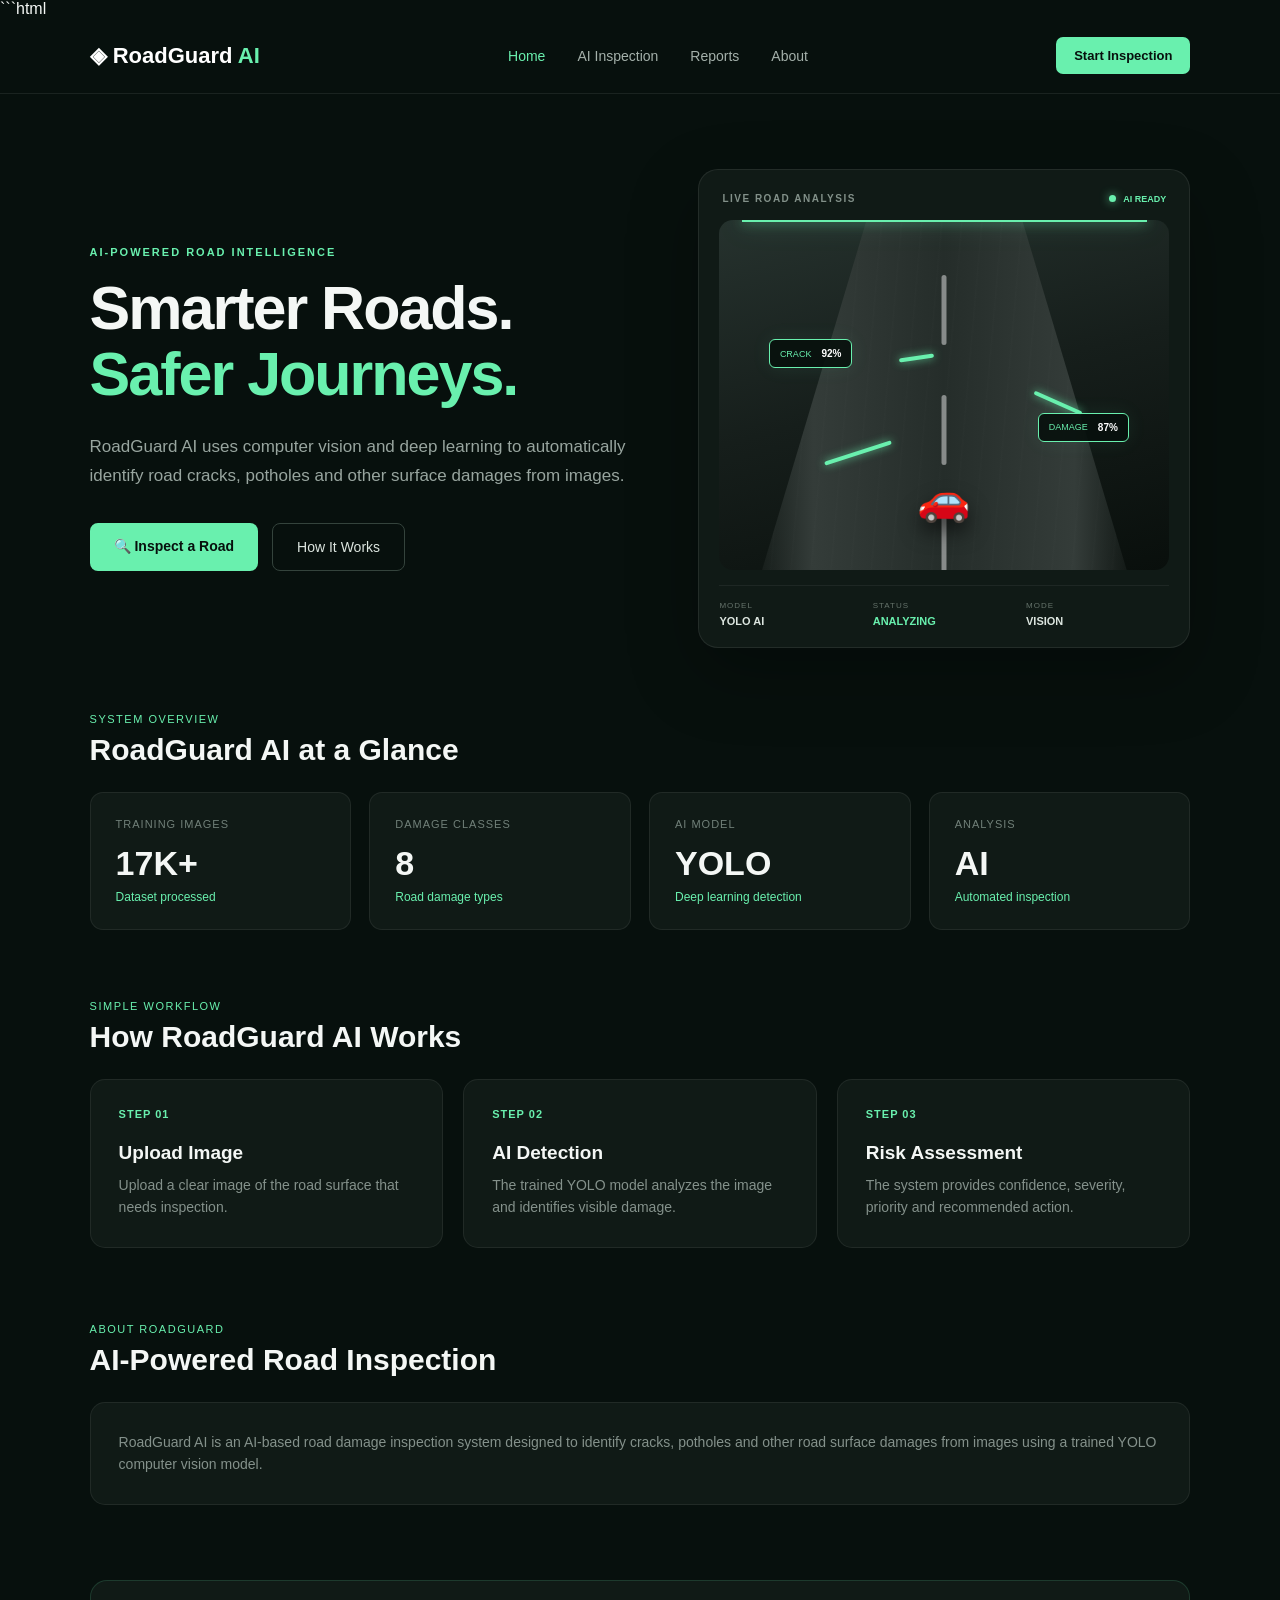
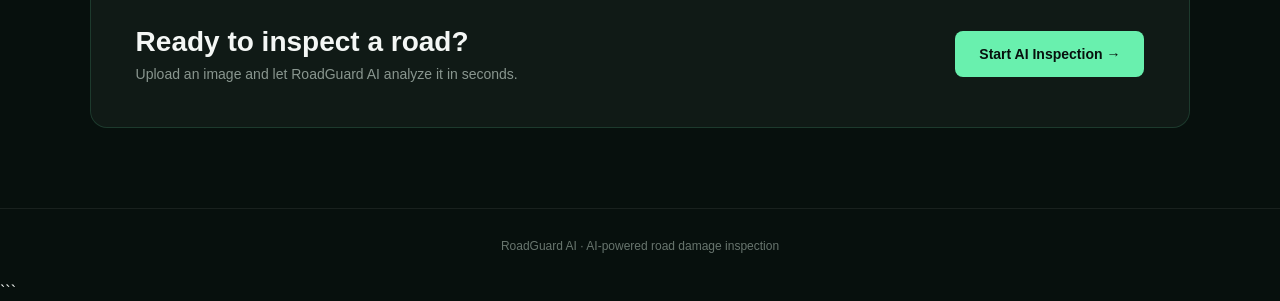
<file: index.html>
```html
<!DOCTYPE html>
<html lang="en">

<head>

    <meta charset="UTF-8">
    <meta name="viewport" content="width=device-width, initial-scale=1.0">

    <title>RoadGuard AI | Road Intelligence</title>

    <style>

        * {
            margin: 0;
            padding: 0;
            box-sizing: border-box;
        }

        body {
            font-family: Arial, Helvetica, sans-serif;
            background: #07100d;
            color: #f4f7f5;
            min-height: 100vh;
        }

        /* ================= NAVBAR ================= */

        nav {
            height: 76px;
            padding: 0 7%;

            display: flex;
            align-items: center;
            justify-content: space-between;

            background: #07100d;
            border-bottom: 1px solid rgba(255,255,255,0.08);

            position: sticky;
            top: 0;
            z-index: 100;
        }

        .logo {
            color: white;
            text-decoration: none;
            font-size: 22px;
            font-weight: 800;
        }

        .logo span {
            color: #69f0ae;
        }

        .nav-links {
            display: flex;
            gap: 32px;
        }

        .nav-links a {
            color: #a4b0aa;
            text-decoration: none;
            font-size: 14px;
            transition: 0.25s;
        }

        .nav-links a:hover,
        .nav-links a.active {
            color: #69f0ae;
        }

        .nav-button {
            background: #69f0ae;
            color: #07100d;

            padding: 11px 18px;
            border-radius: 7px;

            text-decoration: none;
            font-size: 13px;
            font-weight: 700;

            transition: 0.25s;
        }

        .nav-button:hover {
            transform: translateY(-2px);
            box-shadow: 0 8px 20px rgba(105,240,174,0.15);
        }


        /* ================= CONTAINER ================= */

        .container {
            width: 86%;
            max-width: 1250px;
            margin: auto;
        }


        /* ================= HERO ================= */

        .hero {
            min-height: 560px;

            display: grid;

            grid-template-columns: 1.05fr 0.95fr;

            gap: 65px;

            align-items: center;

            padding: 75px 0 65px;
        }

        .tag {
            color: #69f0ae;

            font-size: 11px;

            font-weight: 700;

            letter-spacing: 2px;

            margin-bottom: 18px;
        }

        .hero h1 {
            font-size: 61px;

            line-height: 1.08;

            letter-spacing: -2px;

            margin-bottom: 25px;
        }

        .hero h1 span {
            color: #69f0ae;
        }

        .hero p {
            color: #98a59f;

            font-size: 17px;

            line-height: 1.7;

            max-width: 620px;

            margin-bottom: 32px;
        }

        .hero-buttons {
            display: flex;
            gap: 14px;
        }

        .primary-btn {
            display: inline-block;

            padding: 15px 24px;

            background: #69f0ae;

            color: #07100d;

            border-radius: 8px;

            text-decoration: none;

            font-size: 14px;

            font-weight: 700;

            transition: 0.25s;
        }

        .primary-btn:hover {
            transform: translateY(-3px);

            box-shadow:
                0 10px 30px
                rgba(105,240,174,0.18);
        }

        .secondary-btn {
            display: inline-block;

            padding: 15px 24px;

            background: transparent;

            color: #dce5df;

            border: 1px solid #34433c;

            border-radius: 8px;

            text-decoration: none;

            font-size: 14px;

            transition: 0.25s;
        }

        .secondary-btn:hover {
            border-color: #69f0ae;
            color: #69f0ae;
        }


        /* ================= ROAD SCAN CARD ================= */

        .road-card {
            background: #101a16;

            border: 1px solid rgba(255,255,255,0.08);

            border-radius: 20px;

            padding: 20px;

            box-shadow:
                0 25px 70px
                rgba(0,0,0,0.3);

            overflow: hidden;
        }

        .road-card-header {
            display: flex;

            justify-content: space-between;

            align-items: center;

            padding: 3px 3px 16px;
        }

        .road-card-title {
            color: #829089;

            font-size: 10px;

            font-weight: 700;

            letter-spacing: 1.5px;
        }

        .live {
            display: flex;

            align-items: center;

            gap: 7px;

            color: #69f0ae;

            font-size: 9px;

            font-weight: 700;
        }

        .live-dot {
            width: 7px;
            height: 7px;

            background: #69f0ae;

            border-radius: 50%;

            box-shadow:
                0 0 10px
                rgba(105,240,174,0.8);
        }


        /* ================= ROAD VISUAL ================= */

        .road-view {
            height: 350px;

            position: relative;

            overflow: hidden;

            border-radius: 14px;

            background:
                linear-gradient(
                    165deg,
                    #26322e,
                    #161e1b 48%,
                    #090f0c
                );
        }

        .road-surface {
            position: absolute;

            width: 88%;
            height: 125%;

            left: 6%;
            top: -10%;

            background:
                linear-gradient(
                    90deg,
                    transparent 0%,
                    #343c39 17%,
                    #252d2a 50%,
                    #343c39 83%,
                    transparent 100%
                );

            clip-path:
                polygon(
                    33% 0,
                    67% 0,
                    100% 100%,
                    0 100%
                );
        }

        .road-surface::after {
            content: "";

            position: absolute;

            inset: 0;

            opacity: 0.25;

            background:
                repeating-linear-gradient(
                    95deg,
                    transparent,
                    transparent 17px,
                    rgba(255,255,255,0.04) 18px,
                    transparent 20px
                );
        }


        /* ================= ROAD MARKINGS ================= */

        .lane {
            position: absolute;

            width: 5px;

            height: 70px;

            left: 50%;

            transform: translateX(-50%);

            background:
                rgba(255,255,255,0.45);

            border-radius: 5px;
        }

        .lane.one {
            top: 55px;
        }

        .lane.two {
            top: 175px;
        }

        .lane.three {
            top: 295px;
        }


        /* ================= CAR ================= */

        .car {
            position: absolute;

            left: 50%;

            bottom: 45px;

            transform: translateX(-50%);

            font-size: 43px;

            filter:
                drop-shadow(
                    0 10px 10px
                    rgba(0,0,0,0.55)
                );

            z-index: 5;
        }


        /* ================= CRACKS ================= */

        .crack {
            position: absolute;

            height: 4px;

            background: #69f0ae;

            border-radius: 5px;

            box-shadow:
                0 0 9px
                rgba(105,240,174,0.8);

            z-index: 4;
        }

        .crack.one {
            width: 70px;

            left: 23%;

            bottom: 115px;

            transform: rotate(-18deg);
        }

        .crack.two {
            width: 52px;

            right: 19%;

            bottom: 165px;

            transform: rotate(24deg);
        }

        .crack.three {
            width: 35px;

            left: 40%;

            bottom: 210px;

            transform: rotate(-8deg);
        }


        /* ================= SCANNER ================= */

        .scanner {
            position: absolute;

            left: 5%;
            right: 5%;

            height: 2px;

            background: #69f0ae;

            box-shadow:
                0 0 12px #69f0ae,
                0 0 25px rgba(105,240,174,0.55);

            z-index: 8;

            animation:
                scan 3.2s
                infinite
                ease-in-out;
        }

        @keyframes scan {

            0% {
                top: 5%;
                opacity: 0.2;
            }

            50% {
                top: 91%;
                opacity: 1;
            }

            100% {
                top: 5%;
                opacity: 0.2;
            }
        }


        /* ================= AI BOXES ================= */

        .ai-box {
            position: absolute;

            z-index: 10;

            padding: 8px 10px;

            background:
                rgba(7,16,13,0.9);

            border:
                1px solid #69f0ae;

            border-radius: 6px;

            color: #69f0ae;

            font-size: 9px;

            display: flex;

            align-items: center;

            gap: 10px;

            box-shadow:
                0 0 20px
                rgba(105,240,174,0.08);
        }

        .ai-box strong {
            color: white;
            font-size: 10px;
        }

        .ai-box.one {
            left: 11%;
            top: 34%;
        }

        .ai-box.two {
            right: 9%;
            top: 55%;
        }


        /* ================= CARD FOOTER ================= */

        .road-info {
            display: grid;

            grid-template-columns:
                repeat(3, 1fr);

            gap: 10px;

            margin-top: 15px;

            padding-top: 15px;

            border-top:
                1px solid
                rgba(255,255,255,0.06);
        }

        .road-info div {
            display: flex;

            flex-direction: column;

            gap: 5px;
        }

        .road-info small {
            color: #65736b;

            font-size: 8px;

            letter-spacing: 1px;
        }

        .road-info strong {
            color: #dce5df;

            font-size: 11px;
        }

        .road-info .green {
            color: #69f0ae;
        }


        /* ================= STATS ================= */

        .section-title {
            margin-bottom: 25px;
        }

        .section-title span {
            color: #69f0ae;

            font-size: 11px;

            letter-spacing: 1.5px;
        }

        .section-title h2 {
            font-size: 30px;

            margin-top: 8px;
        }

        .stats {
            display: grid;

            grid-template-columns:
                repeat(4,1fr);

            gap: 18px;

            margin-bottom: 70px;
        }

        .stat-card {
            background: #101a16;

            border:
                1px solid
                rgba(255,255,255,0.07);

            border-radius: 13px;

            padding: 25px;

            transition: 0.25s;
        }

        .stat-card:hover {
            transform: translateY(-4px);

            border-color:
                rgba(105,240,174,0.25);
        }

        .stat-label {
            color: #718079;

            font-size: 11px;

            text-transform: uppercase;

            letter-spacing: 1px;

            margin-bottom: 14px;
        }

        .stat-number {
            font-size: 34px;

            font-weight: 800;

            margin-bottom: 7px;
        }

        .stat-info {
            color: #69f0ae;

            font-size: 12px;
        }


        /* ================= WORKFLOW ================= */

        .how-section {
            padding-bottom: 75px;
        }

        .steps {
            display: grid;

            grid-template-columns:
                repeat(3,1fr);

            gap: 20px;
        }

        .step {
            background: #101a16;

            border:
                1px solid
                rgba(255,255,255,0.07);

            border-radius: 15px;

            padding: 28px;
        }

        .step-number {
            color: #69f0ae;

            font-size: 11px;

            font-weight: 700;

            letter-spacing: 1px;

            margin-bottom: 22px;
        }

        .step h3 {
            font-size: 19px;

            margin-bottom: 10px;
        }

        .step p {
            color: #84918b;

            font-size: 14px;

            line-height: 1.6;
        }


        /* ================= CTA ================= */

        .cta {
            margin-bottom: 80px;

            padding: 45px;

            border-radius: 17px;

            background: #101a16;

            border:
                1px solid
                rgba(105,240,174,0.15);

            display: flex;

            justify-content: space-between;

            align-items: center;

            gap: 30px;
        }

        .cta h2 {
            font-size: 28px;

            margin-bottom: 8px;
        }

        .cta p {
            color: #89968f;

            font-size: 14px;
        }


        /* ================= FOOTER ================= */

        footer {
            border-top:
                1px solid
                rgba(255,255,255,0.07);

            padding: 30px;

            text-align: center;

            color: #68756e;

            font-size: 12px;
        }


        /* ================= RESPONSIVE ================= */

        @media (max-width: 950px) {

            .nav-links {
                display: none;
            }

            .hero {
                grid-template-columns: 1fr;
                gap: 40px;
            }

            .hero h1 {
                font-size: 50px;
            }

            .stats {
                grid-template-columns: 1fr 1fr;
            }

            .steps {
                grid-template-columns: 1fr;
            }
        }


        @media (max-width: 550px) {

            .container {
                width: 92%;
            }

            nav {
                padding: 0 5%;
            }

            .nav-button {
                display: none;
            }

            .hero {
                padding: 50px 0;
            }

            .hero h1 {
                font-size: 40px;
            }

            .hero-buttons {
                flex-direction: column;
            }

            .primary-btn,
            .secondary-btn {
                text-align: center;
            }

            .stats {
                grid-template-columns: 1fr;
            }

            .road-view {
                height: 300px;
            }

            .cta {
                padding: 30px;

                flex-direction: column;

                align-items: flex-start;
            }
        }

    </style>

</head>


<body>


<!-- ================= NAVBAR ================= -->

<nav>

    <a href="/" class="logo">
        ◈ RoadGuard <span>AI</span>
    </a>


    <div class="nav-links">

        <a href="/" class="active">
            Home
        </a>

        <a href="/detect">
            AI Inspection
        </a>

        <!-- FIXED: Reports now opens actual reports page -->
        <a href="/reports">
            Reports
        </a>

        <a href="#about">
            About
        </a>

    </div>


    <a href="/detect" class="nav-button">
        Start Inspection
    </a>

</nav>



<!-- ================= MAIN ================= -->

<main class="container">


    <!-- ================= HERO ================= -->

    <section class="hero">


        <div>

            <div class="tag">
                AI-POWERED ROAD INTELLIGENCE
            </div>


            <h1>
                Smarter Roads.<br>

                <span>
                    Safer Journeys.
                </span>
            </h1>


            <p>
                RoadGuard AI uses computer vision
                and deep learning to automatically
                identify road cracks, potholes and
                other surface damages from images.
            </p>


            <div class="hero-buttons">

                <a
                    href="/detect"
                    class="primary-btn"
                >
                    🔍 Inspect a Road
                </a>


                <a
                    href="#how"
                    class="secondary-btn"
                >
                    How It Works
                </a>

            </div>

        </div>



        <!-- ================= ROAD SCAN CARD ================= -->

        <div class="road-card">


            <div class="road-card-header">

                <div class="road-card-title">
                    LIVE ROAD ANALYSIS
                </div>


                <div class="live">

                    <span class="live-dot"></span>

                    AI READY

                </div>

            </div>



            <div class="road-view">


                <div class="road-surface"></div>


                <div class="lane one"></div>

                <div class="lane two"></div>

                <div class="lane three"></div>


                <div class="crack one"></div>

                <div class="crack two"></div>

                <div class="crack three"></div>


                <div class="car">
                    🚗
                </div>


                <div class="scanner"></div>


                <div class="ai-box one">

                    <span>
                        CRACK
                    </span>

                    <strong>
                        92%
                    </strong>

                </div>


                <div class="ai-box two">

                    <span>
                        DAMAGE
                    </span>

                    <strong>
                        87%
                    </strong>

                </div>


            </div>



            <div class="road-info">


                <div>

                    <small>
                        MODEL
                    </small>

                    <strong>
                        YOLO AI
                    </strong>

                </div>


                <div>

                    <small>
                        STATUS
                    </small>

                    <strong class="green">
                        ANALYZING
                    </strong>

                </div>


                <div>

                    <small>
                        MODE
                    </small>

                    <strong>
                        VISION
                    </strong>

                </div>


            </div>


        </div>

    </section>



    <!-- ================= STATS ================= -->

    <section>


        <div class="section-title">

            <span>
                SYSTEM OVERVIEW
            </span>

            <h2>
                RoadGuard AI at a Glance
            </h2>

        </div>


        <div class="stats">


            <div class="stat-card">

                <div class="stat-label">
                    Training Images
                </div>

                <div class="stat-number">
                    17K+
                </div>

                <div class="stat-info">
                    Dataset processed
                </div>

            </div>


            <div class="stat-card">

                <div class="stat-label">
                    Damage Classes
                </div>

                <div class="stat-number">
                    8
                </div>

                <div class="stat-info">
                    Road damage types
                </div>

            </div>


            <div class="stat-card">

                <div class="stat-label">
                    AI Model
                </div>

                <div class="stat-number">
                    YOLO
                </div>

                <div class="stat-info">
                    Deep learning detection
                </div>

            </div>


            <div class="stat-card">

                <div class="stat-label">
                    Analysis
                </div>

                <div class="stat-number">
                    AI
                </div>

                <div class="stat-info">
                    Automated inspection
                </div>

            </div>


        </div>

    </section>



    <!-- ================= HOW IT WORKS ================= -->

    <section
        class="how-section"
        id="how"
    >


        <div class="section-title">

            <span>
                SIMPLE WORKFLOW
            </span>

            <h2>
                How RoadGuard AI Works
            </h2>

        </div>


        <div class="steps">


            <div class="step">

                <div class="step-number">
                    STEP 01
                </div>

                <h3>
                    Upload Image
                </h3>

                <p>
                    Upload a clear image of the road
                    surface that needs inspection.
                </p>

            </div>


            <div class="step">

                <div class="step-number">
                    STEP 02
                </div>

                <h3>
                    AI Detection
                </h3>

                <p>
                    The trained YOLO model analyzes
                    the image and identifies visible damage.
                </p>

            </div>


            <div class="step">

                <div class="step-number">
                    STEP 03
                </div>

                <h3>
                    Risk Assessment
                </h3>

                <p>
                    The system provides confidence,
                    severity, priority and recommended action.
                </p>

            </div>


        </div>

    </section>



    <!-- ================= ABOUT ================= -->

    <section
        id="about"
        class="how-section"
    >

        <div class="section-title">

            <span>
                ABOUT ROADGUARD
            </span>

            <h2>
                AI-Powered Road Inspection
            </h2>

        </div>

        <div class="step">

            <p>
                RoadGuard AI is an AI-based road damage
                inspection system designed to identify
                cracks, potholes and other road surface
                damages from images using a trained YOLO
                computer vision model.
            </p>

        </div>

    </section>



    <!-- ================= CTA ================= -->

    <section class="cta">


        <div>

            <h2>
                Ready to inspect a road?
            </h2>

            <p>
                Upload an image and let RoadGuard AI
                analyze it in seconds.
            </p>

        </div>


        <a
            href="/detect"
            class="primary-btn"
        >
            Start AI Inspection →
        </a>


    </section>


</main>



<!-- ================= FOOTER ================= -->

<footer>

    RoadGuard AI · AI-powered road damage inspection

</footer>


</body>

</html>
```
</file>
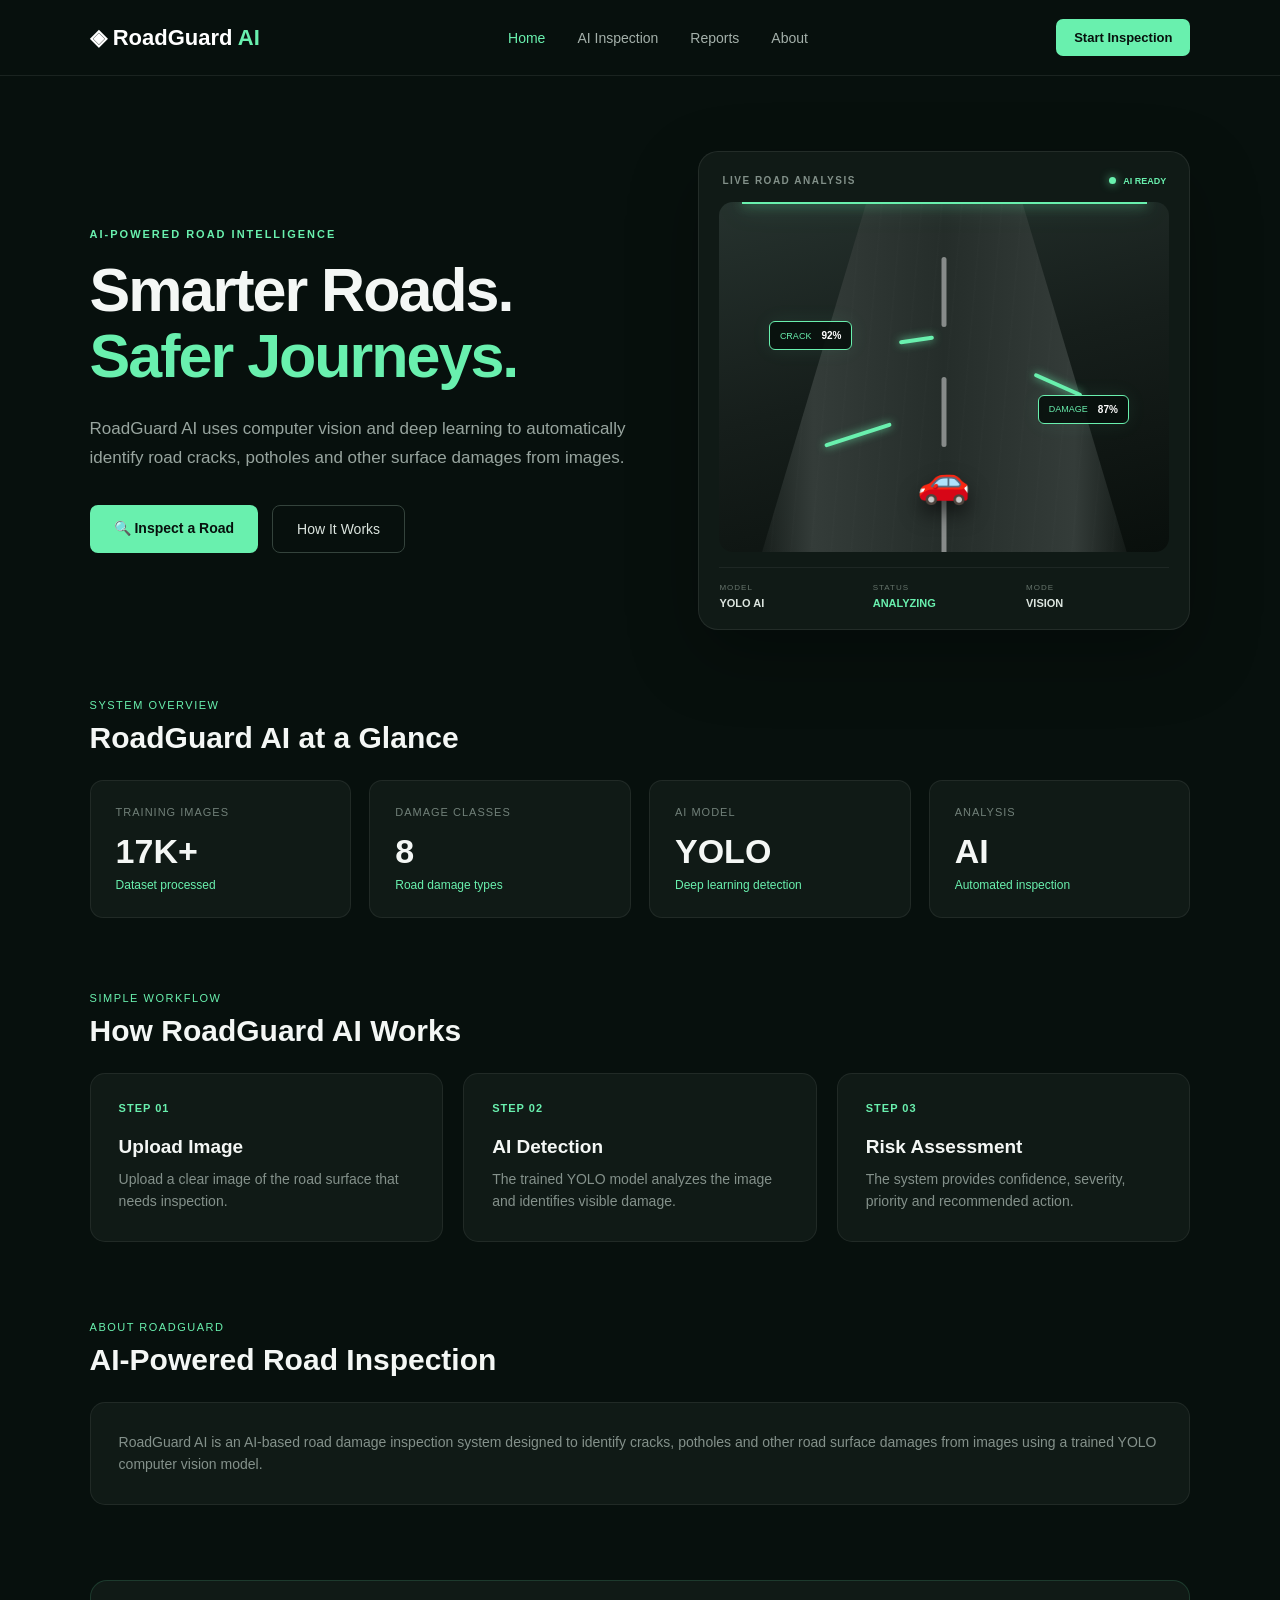
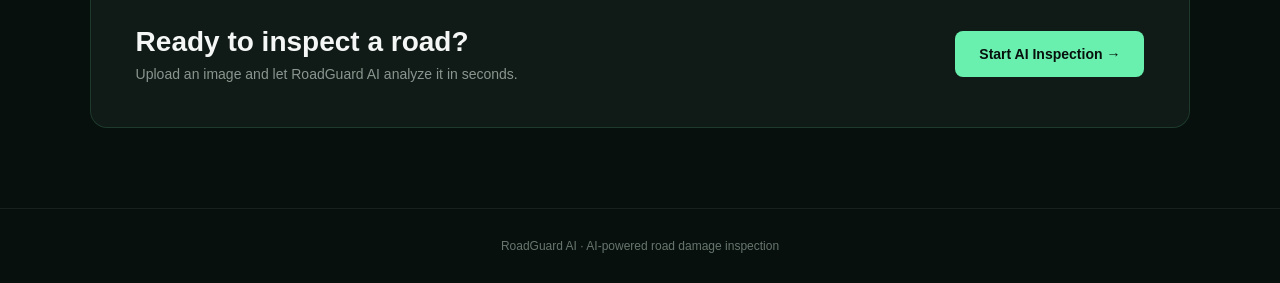
<file: templates/index.html>
<!DOCTYPE html>
<html lang="en">

<head>

    <meta charset="UTF-8">
    <meta name="viewport" content="width=device-width, initial-scale=1.0">

    <title>RoadGuard AI | Road Intelligence</title>

    <style>

        * {
            margin: 0;
            padding: 0;
            box-sizing: border-box;
        }

        body {
            font-family: Arial, Helvetica, sans-serif;
            background: #07100d;
            color: #f4f7f5;
            min-height: 100vh;
        }

        /* ================= NAVBAR ================= */

        nav {
            height: 76px;
            padding: 0 7%;

            display: flex;
            align-items: center;
            justify-content: space-between;

            background: #07100d;
            border-bottom: 1px solid rgba(255,255,255,0.08);

            position: sticky;
            top: 0;
            z-index: 100;
        }

        .logo {
            color: white;
            text-decoration: none;
            font-size: 22px;
            font-weight: 800;
        }

        .logo span {
            color: #69f0ae;
        }

        .nav-links {
            display: flex;
            gap: 32px;
        }

        .nav-links a {
            color: #a4b0aa;
            text-decoration: none;
            font-size: 14px;
            transition: 0.25s;
        }

        .nav-links a:hover,
        .nav-links a.active {
            color: #69f0ae;
        }

        .nav-button {
            background: #69f0ae;
            color: #07100d;

            padding: 11px 18px;
            border-radius: 7px;

            text-decoration: none;
            font-size: 13px;
            font-weight: 700;

            transition: 0.25s;
        }

        .nav-button:hover {
            transform: translateY(-2px);
            box-shadow: 0 8px 20px rgba(105,240,174,0.15);
        }


        /* ================= CONTAINER ================= */

        .container {
            width: 86%;
            max-width: 1250px;
            margin: auto;
        }


        /* ================= HERO ================= */

        .hero {
            min-height: 560px;

            display: grid;

            grid-template-columns: 1.05fr 0.95fr;

            gap: 65px;

            align-items: center;

            padding: 75px 0 65px;
        }

        .tag {
            color: #69f0ae;

            font-size: 11px;

            font-weight: 700;

            letter-spacing: 2px;

            margin-bottom: 18px;
        }

        .hero h1 {
            font-size: 61px;

            line-height: 1.08;

            letter-spacing: -2px;

            margin-bottom: 25px;
        }

        .hero h1 span {
            color: #69f0ae;
        }

        .hero p {
            color: #98a59f;

            font-size: 17px;

            line-height: 1.7;

            max-width: 620px;

            margin-bottom: 32px;
        }

        .hero-buttons {
            display: flex;
            gap: 14px;
        }

        .primary-btn {
            display: inline-block;

            padding: 15px 24px;

            background: #69f0ae;

            color: #07100d;

            border-radius: 8px;

            text-decoration: none;

            font-size: 14px;

            font-weight: 700;

            transition: 0.25s;
        }

        .primary-btn:hover {
            transform: translateY(-3px);

            box-shadow:
                0 10px 30px
                rgba(105,240,174,0.18);
        }

        .secondary-btn {
            display: inline-block;

            padding: 15px 24px;

            background: transparent;

            color: #dce5df;

            border: 1px solid #34433c;

            border-radius: 8px;

            text-decoration: none;

            font-size: 14px;

            transition: 0.25s;
        }

        .secondary-btn:hover {
            border-color: #69f0ae;
            color: #69f0ae;
        }


        /* ================= ROAD SCAN CARD ================= */

        .road-card {
            background: #101a16;

            border: 1px solid rgba(255,255,255,0.08);

            border-radius: 20px;

            padding: 20px;

            box-shadow:
                0 25px 70px
                rgba(0,0,0,0.3);

            overflow: hidden;
        }

        .road-card-header {
            display: flex;

            justify-content: space-between;

            align-items: center;

            padding: 3px 3px 16px;
        }

        .road-card-title {
            color: #829089;

            font-size: 10px;

            font-weight: 700;

            letter-spacing: 1.5px;
        }

        .live {
            display: flex;

            align-items: center;

            gap: 7px;

            color: #69f0ae;

            font-size: 9px;

            font-weight: 700;
        }

        .live-dot {
            width: 7px;
            height: 7px;

            background: #69f0ae;

            border-radius: 50%;

            box-shadow:
                0 0 10px
                rgba(105,240,174,0.8);
        }


        /* ================= ROAD VISUAL ================= */

        .road-view {
            height: 350px;

            position: relative;

            overflow: hidden;

            border-radius: 14px;

            background:
                linear-gradient(
                    165deg,
                    #26322e,
                    #161e1b 48%,
                    #090f0c
                );
        }

        .road-surface {
            position: absolute;

            width: 88%;
            height: 125%;

            left: 6%;
            top: -10%;

            background:
                linear-gradient(
                    90deg,
                    transparent 0%,
                    #343c39 17%,
                    #252d2a 50%,
                    #343c39 83%,
                    transparent 100%
                );

            clip-path:
                polygon(
                    33% 0,
                    67% 0,
                    100% 100%,
                    0 100%
                );
        }

        .road-surface::after {
            content: "";

            position: absolute;

            inset: 0;

            opacity: 0.25;

            background:
                repeating-linear-gradient(
                    95deg,
                    transparent,
                    transparent 17px,
                    rgba(255,255,255,0.04) 18px,
                    transparent 20px
                );
        }


        /* ================= ROAD MARKINGS ================= */

        .lane {
            position: absolute;

            width: 5px;

            height: 70px;

            left: 50%;

            transform: translateX(-50%);

            background:
                rgba(255,255,255,0.45);

            border-radius: 5px;
        }

        .lane.one {
            top: 55px;
        }

        .lane.two {
            top: 175px;
        }

        .lane.three {
            top: 295px;
        }


        /* ================= CAR ================= */

        .car {
            position: absolute;

            left: 50%;

            bottom: 45px;

            transform: translateX(-50%);

            font-size: 43px;

            filter:
                drop-shadow(
                    0 10px 10px
                    rgba(0,0,0,0.55)
                );

            z-index: 5;
        }


        /* ================= CRACKS ================= */

        .crack {
            position: absolute;

            height: 4px;

            background: #69f0ae;

            border-radius: 5px;

            box-shadow:
                0 0 9px
                rgba(105,240,174,0.8);

            z-index: 4;
        }

        .crack.one {
            width: 70px;

            left: 23%;

            bottom: 115px;

            transform: rotate(-18deg);
        }

        .crack.two {
            width: 52px;

            right: 19%;

            bottom: 165px;

            transform: rotate(24deg);
        }

        .crack.three {
            width: 35px;

            left: 40%;

            bottom: 210px;

            transform: rotate(-8deg);
        }


        /* ================= SCANNER ================= */

        .scanner {
            position: absolute;

            left: 5%;
            right: 5%;

            height: 2px;

            background: #69f0ae;

            box-shadow:
                0 0 12px #69f0ae,
                0 0 25px rgba(105,240,174,0.55);

            z-index: 8;

            animation:
                scan 3.2s
                infinite
                ease-in-out;
        }

        @keyframes scan {

            0% {
                top: 5%;
                opacity: 0.2;
            }

            50% {
                top: 91%;
                opacity: 1;
            }

            100% {
                top: 5%;
                opacity: 0.2;
            }
        }


        /* ================= AI BOXES ================= */

        .ai-box {
            position: absolute;

            z-index: 10;

            padding: 8px 10px;

            background:
                rgba(7,16,13,0.9);

            border:
                1px solid #69f0ae;

            border-radius: 6px;

            color: #69f0ae;

            font-size: 9px;

            display: flex;

            align-items: center;

            gap: 10px;

            box-shadow:
                0 0 20px
                rgba(105,240,174,0.08);
        }

        .ai-box strong {
            color: white;
            font-size: 10px;
        }

        .ai-box.one {
            left: 11%;
            top: 34%;
        }

        .ai-box.two {
            right: 9%;
            top: 55%;
        }


        /* ================= CARD FOOTER ================= */

        .road-info {
            display: grid;

            grid-template-columns:
                repeat(3, 1fr);

            gap: 10px;

            margin-top: 15px;

            padding-top: 15px;

            border-top:
                1px solid
                rgba(255,255,255,0.06);
        }

        .road-info div {
            display: flex;

            flex-direction: column;

            gap: 5px;
        }

        .road-info small {
            color: #65736b;

            font-size: 8px;

            letter-spacing: 1px;
        }

        .road-info strong {
            color: #dce5df;

            font-size: 11px;
        }

        .road-info .green {
            color: #69f0ae;
        }


        /* ================= STATS ================= */

        .section-title {
            margin-bottom: 25px;
        }

        .section-title span {
            color: #69f0ae;

            font-size: 11px;

            letter-spacing: 1.5px;
        }

        .section-title h2 {
            font-size: 30px;

            margin-top: 8px;
        }

        .stats {
            display: grid;

            grid-template-columns:
                repeat(4,1fr);

            gap: 18px;

            margin-bottom: 70px;
        }

        .stat-card {
            background: #101a16;

            border:
                1px solid
                rgba(255,255,255,0.07);

            border-radius: 13px;

            padding: 25px;

            transition: 0.25s;
        }

        .stat-card:hover {
            transform: translateY(-4px);

            border-color:
                rgba(105,240,174,0.25);
        }

        .stat-label {
            color: #718079;

            font-size: 11px;

            text-transform: uppercase;

            letter-spacing: 1px;

            margin-bottom: 14px;
        }

        .stat-number {
            font-size: 34px;

            font-weight: 800;

            margin-bottom: 7px;
        }

        .stat-info {
            color: #69f0ae;

            font-size: 12px;
        }


        /* ================= WORKFLOW ================= */

        .how-section {
            padding-bottom: 75px;
        }

        .steps {
            display: grid;

            grid-template-columns:
                repeat(3,1fr);

            gap: 20px;
        }

        .step {
            background: #101a16;

            border:
                1px solid
                rgba(255,255,255,0.07);

            border-radius: 15px;

            padding: 28px;
        }

        .step-number {
            color: #69f0ae;

            font-size: 11px;

            font-weight: 700;

            letter-spacing: 1px;

            margin-bottom: 22px;
        }

        .step h3 {
            font-size: 19px;

            margin-bottom: 10px;
        }

        .step p {
            color: #84918b;

            font-size: 14px;

            line-height: 1.6;
        }


        /* ================= CTA ================= */

        .cta {
            margin-bottom: 80px;

            padding: 45px;

            border-radius: 17px;

            background: #101a16;

            border:
                1px solid
                rgba(105,240,174,0.15);

            display: flex;

            justify-content: space-between;

            align-items: center;

            gap: 30px;
        }

        .cta h2 {
            font-size: 28px;

            margin-bottom: 8px;
        }

        .cta p {
            color: #89968f;

            font-size: 14px;
        }


        /* ================= FOOTER ================= */

        footer {
            border-top:
                1px solid
                rgba(255,255,255,0.07);

            padding: 30px;

            text-align: center;

            color: #68756e;

            font-size: 12px;
        }


        /* ================= RESPONSIVE ================= */

        @media (max-width: 950px) {

            .nav-links {
                display: none;
            }

            .hero {
                grid-template-columns: 1fr;
                gap: 40px;
            }

            .hero h1 {
                font-size: 50px;
            }

            .stats {
                grid-template-columns: 1fr 1fr;
            }

            .steps {
                grid-template-columns: 1fr;
            }
        }


        @media (max-width: 550px) {

            .container {
                width: 92%;
            }

            nav {
                padding: 0 5%;
            }

            .nav-button {
                display: none;
            }

            .hero {
                padding: 50px 0;
            }

            .hero h1 {
                font-size: 40px;
            }

            .hero-buttons {
                flex-direction: column;
            }

            .primary-btn,
            .secondary-btn {
                text-align: center;
            }

            .stats {
                grid-template-columns: 1fr;
            }

            .road-view {
                height: 300px;
            }

            .cta {
                padding: 30px;

                flex-direction: column;

                align-items: flex-start;
            }
        }

    </style>

</head>


<body>


<!-- ================= NAVBAR ================= -->

<nav>

    <a href="/" class="logo">
        ◈ RoadGuard <span>AI</span>
    </a>


    <div class="nav-links">

        <a href="/" class="active">
            Home
        </a>

        <a href="/detect">
            AI Inspection
        </a>

        <!-- FIXED: Reports now opens actual reports page -->
        <a href="/reports">
            Reports
        </a>

        <a href="#about">
            About
        </a>

    </div>


    <a href="/detect" class="nav-button">
        Start Inspection
    </a>

</nav>



<!-- ================= MAIN ================= -->

<main class="container">


    <!-- ================= HERO ================= -->

    <section class="hero">


        <div>

            <div class="tag">
                AI-POWERED ROAD INTELLIGENCE
            </div>


            <h1>
                Smarter Roads.<br>

                <span>
                    Safer Journeys.
                </span>
            </h1>


            <p>
                RoadGuard AI uses computer vision
                and deep learning to automatically
                identify road cracks, potholes and
                other surface damages from images.
            </p>


            <div class="hero-buttons">

                <a
                    href="/detect"
                    class="primary-btn"
                >
                    🔍 Inspect a Road
                </a>


                <a
                    href="#how"
                    class="secondary-btn"
                >
                    How It Works
                </a>

            </div>

        </div>



        <!-- ================= ROAD SCAN CARD ================= -->

        <div class="road-card">


            <div class="road-card-header">

                <div class="road-card-title">
                    LIVE ROAD ANALYSIS
                </div>


                <div class="live">

                    <span class="live-dot"></span>

                    AI READY

                </div>

            </div>



            <div class="road-view">


                <div class="road-surface"></div>


                <div class="lane one"></div>

                <div class="lane two"></div>

                <div class="lane three"></div>


                <div class="crack one"></div>

                <div class="crack two"></div>

                <div class="crack three"></div>


                <div class="car">
                    🚗
                </div>


                <div class="scanner"></div>


                <div class="ai-box one">

                    <span>
                        CRACK
                    </span>

                    <strong>
                        92%
                    </strong>

                </div>


                <div class="ai-box two">

                    <span>
                        DAMAGE
                    </span>

                    <strong>
                        87%
                    </strong>

                </div>


            </div>



            <div class="road-info">


                <div>

                    <small>
                        MODEL
                    </small>

                    <strong>
                        YOLO AI
                    </strong>

                </div>


                <div>

                    <small>
                        STATUS
                    </small>

                    <strong class="green">
                        ANALYZING
                    </strong>

                </div>


                <div>

                    <small>
                        MODE
                    </small>

                    <strong>
                        VISION
                    </strong>

                </div>


            </div>


        </div>

    </section>



    <!-- ================= STATS ================= -->

    <section>


        <div class="section-title">

            <span>
                SYSTEM OVERVIEW
            </span>

            <h2>
                RoadGuard AI at a Glance
            </h2>

        </div>


        <div class="stats">


            <div class="stat-card">

                <div class="stat-label">
                    Training Images
                </div>

                <div class="stat-number">
                    17K+
                </div>

                <div class="stat-info">
                    Dataset processed
                </div>

            </div>


            <div class="stat-card">

                <div class="stat-label">
                    Damage Classes
                </div>

                <div class="stat-number">
                    8
                </div>

                <div class="stat-info">
                    Road damage types
                </div>

            </div>


            <div class="stat-card">

                <div class="stat-label">
                    AI Model
                </div>

                <div class="stat-number">
                    YOLO
                </div>

                <div class="stat-info">
                    Deep learning detection
                </div>

            </div>


            <div class="stat-card">

                <div class="stat-label">
                    Analysis
                </div>

                <div class="stat-number">
                    AI
                </div>

                <div class="stat-info">
                    Automated inspection
                </div>

            </div>


        </div>

    </section>



    <!-- ================= HOW IT WORKS ================= -->

    <section
        class="how-section"
        id="how"
    >


        <div class="section-title">

            <span>
                SIMPLE WORKFLOW
            </span>

            <h2>
                How RoadGuard AI Works
            </h2>

        </div>


        <div class="steps">


            <div class="step">

                <div class="step-number">
                    STEP 01
                </div>

                <h3>
                    Upload Image
                </h3>

                <p>
                    Upload a clear image of the road
                    surface that needs inspection.
                </p>

            </div>


            <div class="step">

                <div class="step-number">
                    STEP 02
                </div>

                <h3>
                    AI Detection
                </h3>

                <p>
                    The trained YOLO model analyzes
                    the image and identifies visible damage.
                </p>

            </div>


            <div class="step">

                <div class="step-number">
                    STEP 03
                </div>

                <h3>
                    Risk Assessment
                </h3>

                <p>
                    The system provides confidence,
                    severity, priority and recommended action.
                </p>

            </div>


        </div>

    </section>



    <!-- ================= ABOUT ================= -->

    <section
        id="about"
        class="how-section"
    >

        <div class="section-title">

            <span>
                ABOUT ROADGUARD
            </span>

            <h2>
                AI-Powered Road Inspection
            </h2>

        </div>

        <div class="step">

            <p>
                RoadGuard AI is an AI-based road damage
                inspection system designed to identify
                cracks, potholes and other road surface
                damages from images using a trained YOLO
                computer vision model.
            </p>

        </div>

    </section>



    <!-- ================= CTA ================= -->

    <section class="cta">


        <div>

            <h2>
                Ready to inspect a road?
            </h2>

            <p>
                Upload an image and let RoadGuard AI
                analyze it in seconds.
            </p>

        </div>


        <a
            href="/detect"
            class="primary-btn"
        >
            Start AI Inspection →
        </a>


    </section>


</main>



<!-- ================= FOOTER ================= -->

<footer>

    RoadGuard AI · AI-powered road damage inspection

</footer>


</body>

</html>
</file>
